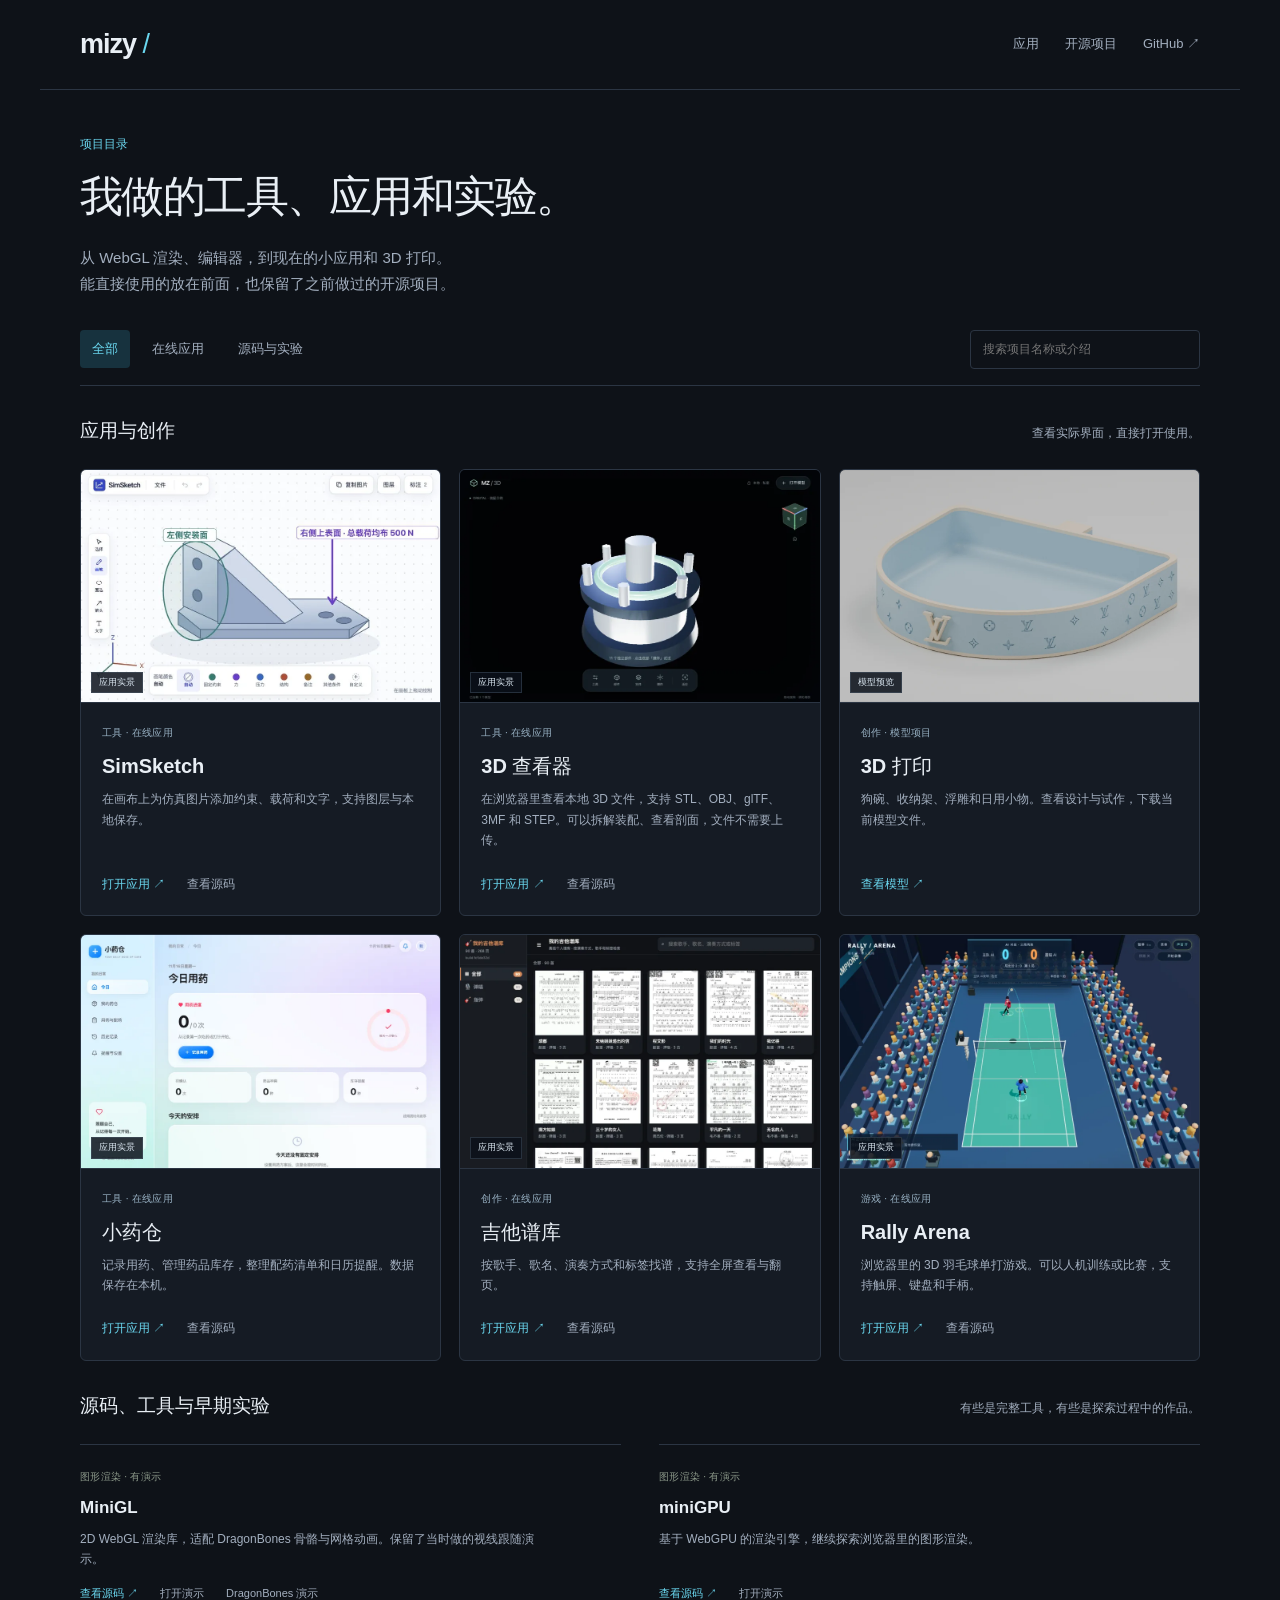
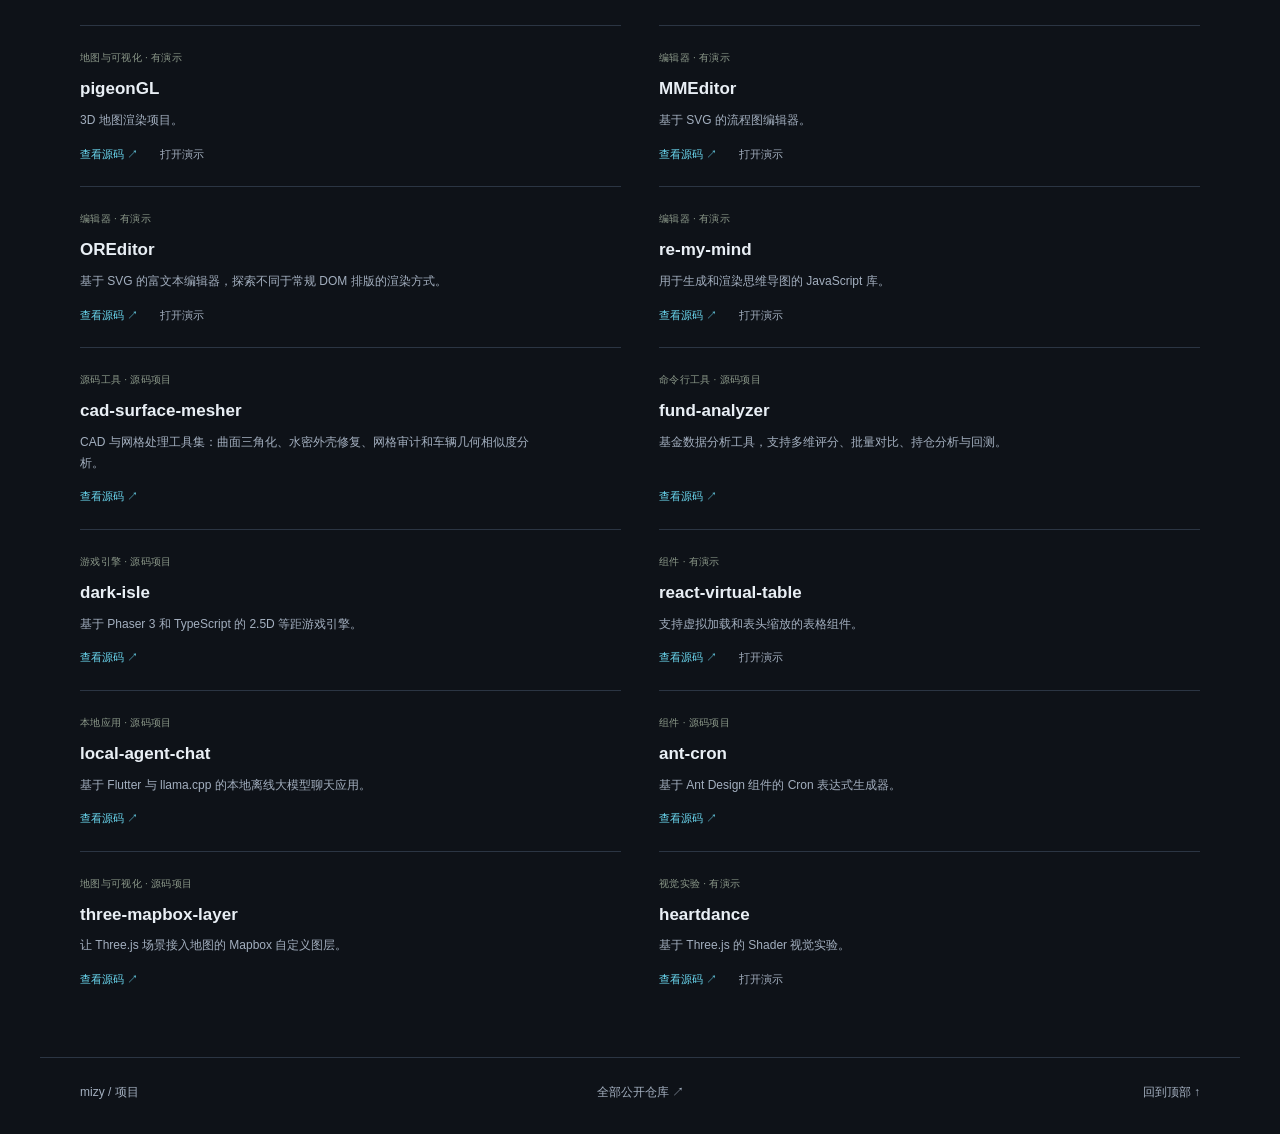
<file: index.html>
<!doctype html>
<html lang="zh-CN"><head><meta charset="utf-8"><meta name="viewport" content="width=device-width,initial-scale=1"><meta name="color-scheme" content="dark"><meta name="description" content="mizy 的应用、图形工具和开源项目。"><meta name="theme-color" content="#0e1218"><title>项目 · mizy</title><link rel="manifest" href="/manifest.json"><link rel="icon" href="/assets/icons/icon.svg" type="image/svg+xml"><link rel="icon" href="/assets/icons/icon-192.png" sizes="192x192" type="image/png"><link rel="apple-touch-icon" href="/assets/icons/apple-touch-icon-180.png"><meta name="apple-mobile-web-app-capable" content="yes"><meta name="apple-mobile-web-app-title" content="mizy"><meta name="apple-mobile-web-app-status-bar-style" content="black-translucent"><link rel="stylesheet" href="assets/home.css"><script defer src="assets/projects.js"></script><script defer src="assets/home.js"></script><script defer src="assets/pwa.js"></script></head>
<body><a class="skip" href="#projects">跳到项目</a><header><a class="brand" href="/">mizy<span> / </span></a><nav aria-label="主导航"><a href="#apps">应用</a><a href="#source">开源项目</a><a href="https://github.com/mizy">GitHub ↗</a></nav></header><main>
<section class="intro"><p class="kicker">项目目录</p><h1>我做的工具、应用和实验。</h1><p>从 WebGL 渲染、编辑器，到现在的小应用和 3D 打印。<br>能直接使用的放在前面，也保留了之前做过的开源项目。</p></section>
<section id="projects"><div class="tools"><div class="filters" role="group" aria-label="筛选项目"><button data-filter="all" aria-pressed="true">全部</button><button data-filter="apps" aria-pressed="false">在线应用</button><button data-filter="source" aria-pressed="false">源码与实验</button></div><label><span class="sr-only">搜索项目名称或介绍</span><input id="search" type="search" placeholder="搜索项目名称或介绍"></label></div>
<section id="apps" class="project-section"><div class="section-heading"><h2>应用与创作</h2><p>查看实际界面，直接打开使用。</p></div><div id="app-grid" class="app-grid"></div></section>
<section id="source" class="project-section"><div class="section-heading"><h2>源码、工具与早期实验</h2><p>有些是完整工具，有些是探索过程中的作品。</p></div><div id="source-list" class="source-list"></div></section><p id="empty" hidden>没有找到这个项目。换个关键词试试。</p><p id="results" class="sr-only" role="status" aria-live="polite"></p><noscript><p>应用入口：<a href="/sim-sketch/">SimSketch</a> · <a href="/mz-3d-viewer/">3D 查看器</a> · <a href="/pillbox/">小药仓</a> · <a href="/mz-guitar-tabs-collect/">吉他谱库</a> · <a href="/badminton-web/">Rally Arena</a>。<a href="https://github.com/mizy?tab=repositories">查看全部公开源码</a></p></noscript></section>
</main><footer><span>mizy / 项目</span><a href="https://github.com/mizy?tab=repositories">全部公开仓库 ↗</a><a href="#">回到顶部 ↑</a></footer></body></html>
</file>
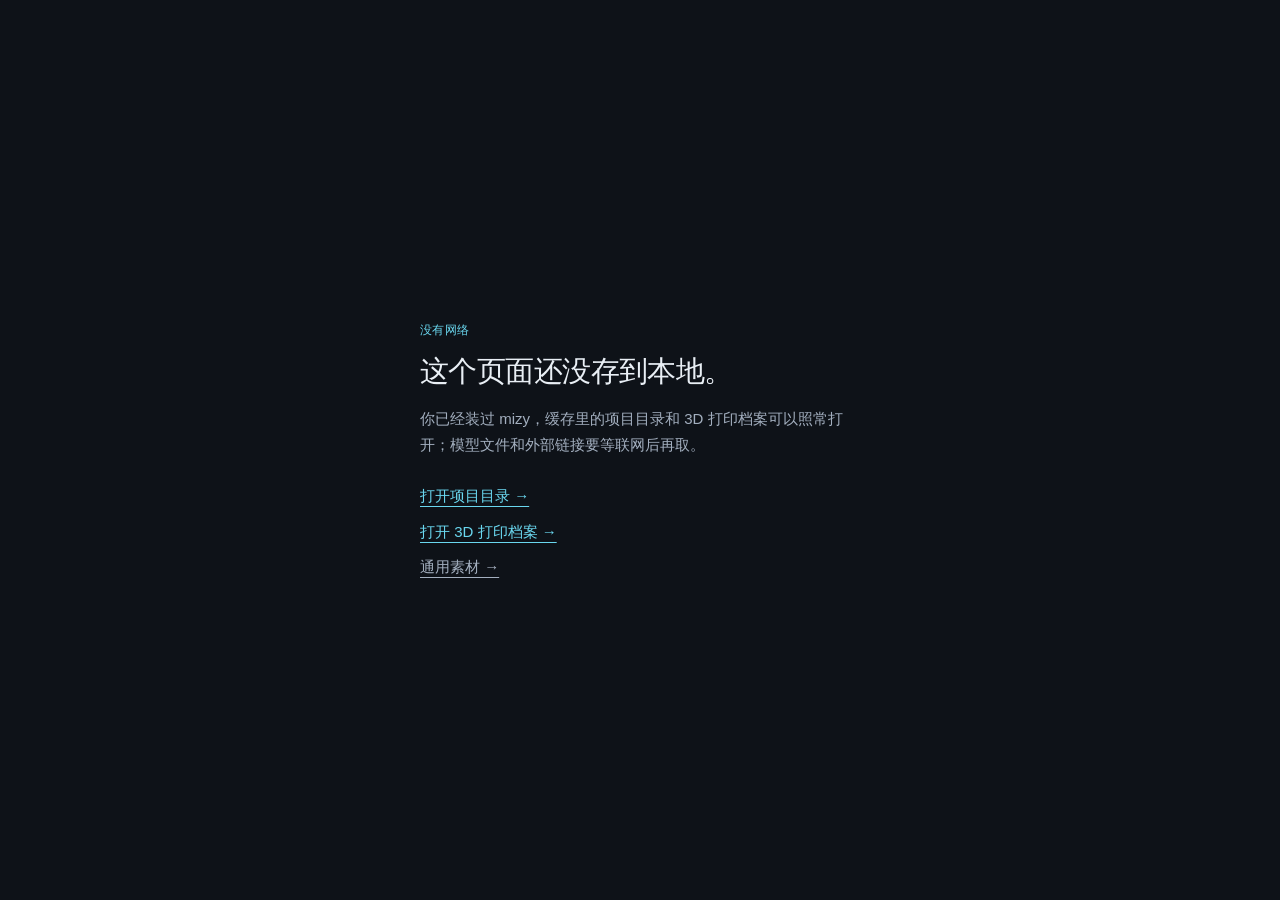
<file: offline.html>
<!doctype html>
<html lang="zh-CN">
<head>
<meta charset="utf-8">
<meta name="viewport" content="width=device-width,initial-scale=1">
<meta name="color-scheme" content="dark">
<meta name="theme-color" content="#0e1218">
<meta name="robots" content="noindex">
<title>离线 · mizy</title>
<style>
:root{color-scheme:dark}
body{margin:0;min-height:100vh;display:flex;align-items:center;justify-content:center;background:#0e1218;color:#e9eff5;font:15px/1.7 -apple-system,BlinkMacSystemFont,"Segoe UI",sans-serif}
main{max-width:440px;padding:32px 24px}
p.kicker{margin:0 0 12px;color:#6ad7ef;font-size:12px;letter-spacing:.04em}
h1{font-size:29px;font-weight:550;letter-spacing:-.02em;line-height:1.3;margin:0 0 16px}
p{color:#a3afbf;margin:0 0 20px}
nav{display:flex;flex-direction:column;gap:10px;margin-top:26px}
a{color:#6ad7ef;text-underline-offset:5px}
a.secondary{color:#a3afbf}
</style>
</head>
<body>
<main>
<p class="kicker">没有网络</p>
<h1>这个页面还没存到本地。</h1>
<p>你已经装过 mizy，缓存里的项目目录和 3D 打印档案可以照常打开；模型文件和外部链接要等联网后再取。</p>
<nav>
<a href="/">打开项目目录 →</a>
<a href="/mz-3d-print/">打开 3D 打印档案 →</a>
<a class="secondary" href="/mz-3d-print/assets.html">通用素材 →</a>
</nav>
</main>
</body>
</html>
</file>
<file: assets/home.css>
:root{color-scheme:dark;--bg:#0e1218;--panel:#151b24;--line:#2b3543;--text:#e9eff5;--muted:#a3afbf;--green:#6ad7ef}*{box-sizing:border-box}html{scroll-behavior:smooth;scroll-padding-top:28px}body{margin:0;background:var(--bg);color:var(--text);font:15px/1.7 -apple-system,BlinkMacSystemFont,"Segoe UI",sans-serif}a{color:inherit;text-decoration:none}button,input{font:inherit}a:focus-visible,button:focus-visible,input:focus-visible{outline:2px solid var(--green);outline-offset:5px}header,main,footer{max-width:1200px;margin:auto;padding-left:40px;padding-right:40px}header{height:90px;display:flex;align-items:center;justify-content:space-between;border-bottom:1px solid var(--line)}.brand{font-size:27px;font-weight:700;letter-spacing:-1px}.brand span{font-weight:400;color:var(--green)}nav{display:flex;gap:26px;font-size:13px;color:var(--muted)}nav a:hover,a.related:hover{color:var(--text)}.intro{padding:56px 0 40px}.kicker{margin:0 0 16px;color:var(--green);font-size:12px}h1{font-size:clamp(29px,4vw,43px);letter-spacing:-.035em;line-height:1.25;font-weight:550;margin:0 0 21px}.intro>p:last-child{margin:0;color:var(--muted);font-size:15px}.featured{display:grid;grid-template-columns:1.15fr 1fr;background:var(--panel);border:1px solid var(--line);overflow:hidden;border-radius:7px;margin-bottom:48px}.preview{display:block;position:relative;overflow:hidden;background:#303330;aspect-ratio:4/3}.preview img{display:block;width:100%;height:100%;object-fit:cover}.preview canvas{position:absolute;inset:0;width:100%;height:100%;pointer-events:none;opacity:0}.preview canvas.ready{opacity:1}.image-note{position:absolute;left:18px;bottom:14px;font-size:10px;padding:3px 8px;background:#171b19b3;color:#ecefe9}.feature-copy{padding:40px;display:flex;flex-direction:column;justify-content:center}.feature-copy h2{font-size:34px;font-weight:550;line-height:1.25;margin:0 0 18px}.feature-copy>p:not(.kicker){color:var(--muted);max-width:330px;font-size:14px;margin:0 0 26px}.primary{background:var(--green);color:#1b2419;display:flex;align-items:center;justify-content:space-between;padding:10px 16px;max-width:230px;font-size:13px;border-radius:4px}.primary:hover{background:#e3edce}.related{font-size:12px;color:var(--muted);margin-top:17px}.tools{display:flex;justify-content:space-between;align-items:center;border-bottom:1px solid var(--line);padding-bottom:16px;gap:20px}.filters{display:flex;gap:10px}.filters button{color:var(--muted);border:0;background:transparent;padding:8px 12px;cursor:pointer;font-size:13px;border-radius:4px}.filters button[aria-pressed=true]{background:#17323e;color:var(--green)}input{width:230px;background:transparent;border:1px solid var(--line);color:var(--text);border-radius:4px;padding:8px 12px;font-size:12px}.project-section{padding-top:35px}.section-heading{margin-bottom:22px;display:flex;justify-content:space-between;gap:18px;align-items:baseline}h2{font-size:19px;margin:0;font-weight:550}.section-heading p{font-size:12px;color:var(--muted);margin:0}.app-grid{display:grid;grid-template-columns:repeat(3,minmax(0,1fr));gap:18px}.app{border:1px solid var(--line);border-radius:6px;background:var(--panel);padding:0;overflow:hidden;display:flex;flex-direction:column}.app h3{font-size:21px;font-weight:550;line-height:1.3;margin:0 0 10px}.app p{font-size:13px;color:var(--muted);margin:0 0 23px;max-width:430px}.links{display:flex;gap:22px;margin-top:auto;font-size:12px}.links a{color:var(--green);text-underline-offset:4px}.links a:hover{text-decoration:underline}.links a.secondary{color:var(--muted)}.badge{font-size:10px;color:var(--muted);margin:0 0 12px;letter-spacing:.03em}.source-list{display:grid;grid-template-columns:1fr 1fr;column-gap:38px}.source-item{border-top:1px solid var(--line);padding:23px 0;display:flex;flex-direction:column}.source-item h3{font-weight:550;font-size:17px;margin:0 0 6px}.source-item p{color:var(--muted);font-size:12px;margin:0 0 14px;max-width:470px}.source-item .badge{color:#8b9889;margin:0 0 9px}.source-item .links{font-size:11px}footer{display:flex;justify-content:space-between;border-top:1px solid var(--line);margin-top:45px;padding-top:24px;padding-bottom:32px;font-size:12px;color:var(--muted)}[hidden]{display:none!important}.sr-only{position:absolute;width:1px;height:1px;overflow:hidden;clip:rect(0,0,0,0)}.skip{position:fixed;top:-100px;left:20px;background:var(--green);color:#151716;padding:10px;z-index:9}.skip:focus{top:10px}#empty{padding:35px 0;color:var(--muted)}@media(max-width:800px){.feature-copy{padding:26px}.source-list{column-gap:24px}.section-heading{display:block}.section-heading p{margin-top:6px}}@media(max-width:580px){header,main,footer{padding-left:22px;padding-right:22px}header{height:75px}nav{gap:15px;font-size:12px}.intro{padding:40px 0 30px}.intro p{font-size:13px!important}.featured{grid-template-columns:1fr;margin-bottom:30px}.preview{aspect-ratio:4/3}.feature-copy{padding:26px}.feature-copy h2{font-size:29px}.tools{align-items:stretch;flex-direction:column;gap:14px}.tools label,input{width:100%}.filters{gap:4px}.filters button{padding:7px 11px}.app-grid,.source-list{grid-template-columns:1fr}.app{padding:0}.section-heading{margin-bottom:17px}footer{gap:20px;flex-wrap:wrap}.project-section{padding-top:29px}}@media(prefers-reduced-motion:reduce){html{scroll-behavior:auto}}

.app-preview{display:block;position:relative;aspect-ratio:20/13;background:#0a0d12;border-bottom:1px solid var(--line);overflow:hidden}.app-preview img{display:block;width:100%;height:100%;object-fit:cover;transition:transform .2s}.app-preview:hover img{transform:scale(1.025)}.app-preview span{position:absolute;bottom:9px;left:10px;background:#0b111bd9;color:#dbe7f1;padding:2px 7px;font-size:9px;border:1px solid #51617466}.app-body{padding:21px;display:flex;flex-direction:column;flex:1}.app h3{font-size:20px}.app p{font-size:12px}.app .badge{color:#98b1c3}.app{transition:border-color .2s}.app:hover{border-color:#4c7587}.intro{padding:44px 0 34px}.project-section{padding-top:29px}.source-list{margin-top:5px}@media(max-width:1000px){.app-grid{grid-template-columns:repeat(2,minmax(0,1fr))}}@media(max-width:580px){.app-grid{grid-template-columns:1fr}.app-body{padding:21px}.intro{padding:33px 0 29px}}@media(prefers-reduced-motion:reduce){.app-preview img,.app{transition:none}.app-preview:hover img{transform:none}}
</file>
